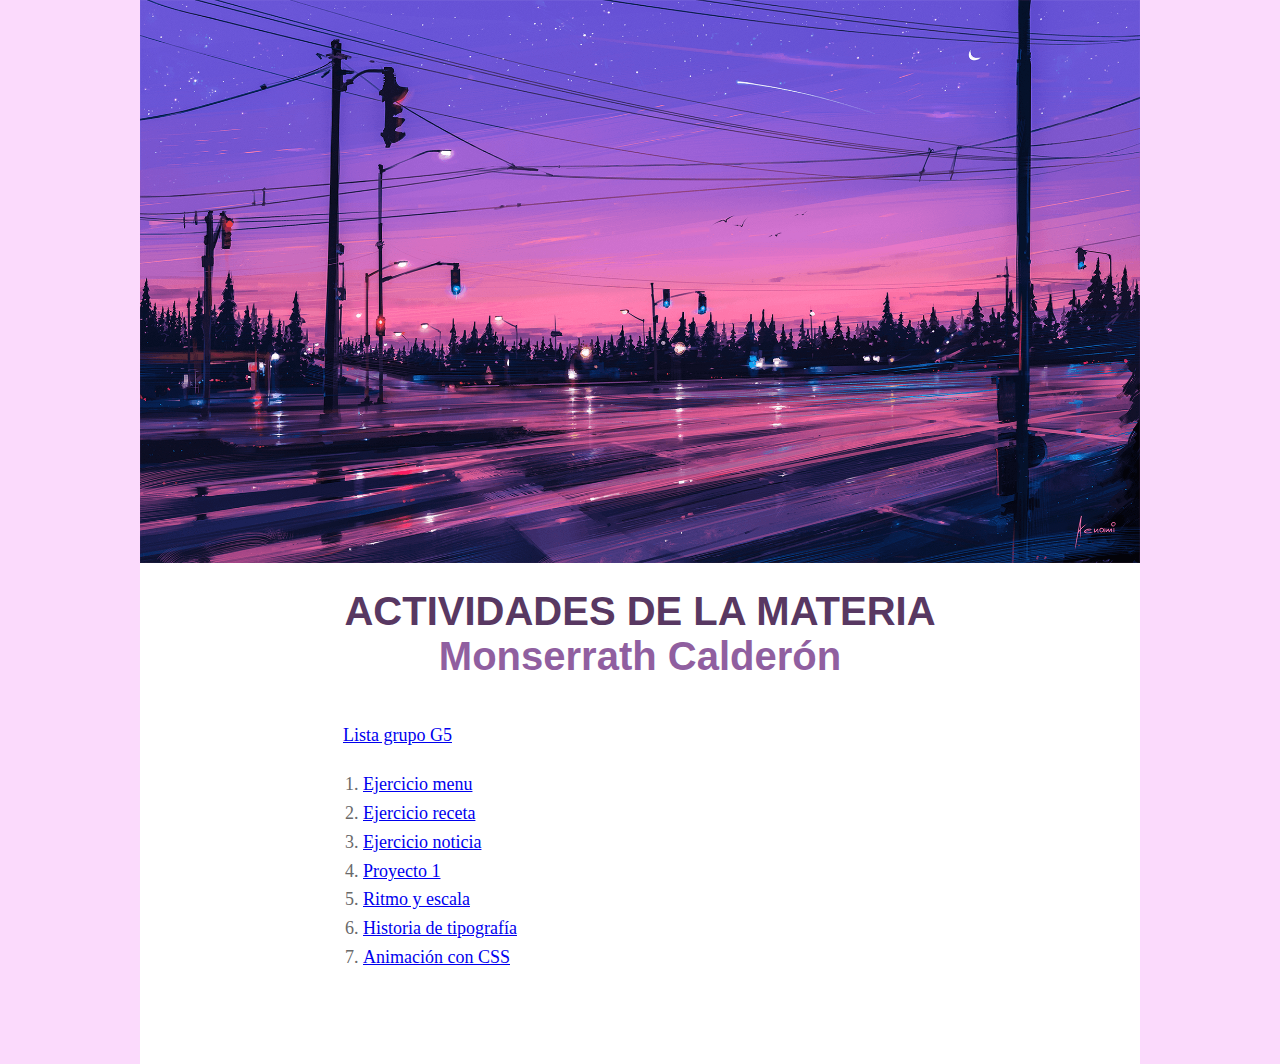
<file: index.html>
<!doctype html>
<html>
  <head>
    <meta charset="utf-8">
    <title>Monserrath_Calderon</title>

    <link rel="stylesheet" href="style.css">
    
  </head>
  <body>
    <div class="container">
      <img src="LBG.webp" width="100%">
      <br>
      <br>
      <h1>ACTIVIDADES DE LA MATERIA</h1>
      <h3> Monserrath Calderón</h3>
      <br>
      <br>
      <p><a href="grupo.html">Lista grupo G5</a></p>
      <br>
      <ol class="list">
        <li><a href="MENU/orangecafe.html">Ejercicio menu</a></li> 
        <li><a href="RECETA/EjercicioReceta.html">Ejercicio receta</a></li>
        <li><a href="ARTICULO/articuloACNH.html">Ejercicio noticia</a></li>
        <li><a href="Proyecto1P/bikas.html">Proyecto 1</a></li>
        <li><a href="ARTICULO v2/articuloACNH.html">Ritmo y escala</a></li>
        <li><a href="Historia/Historia tipografia.html">Historia de tipografía</a></li>
        <li><a href="AnimCSS/AnimCSS.html">Animación con CSS</a></li>
      </ol>
      <br>
      <br>
    </div>
  </body>
</html>
</file>
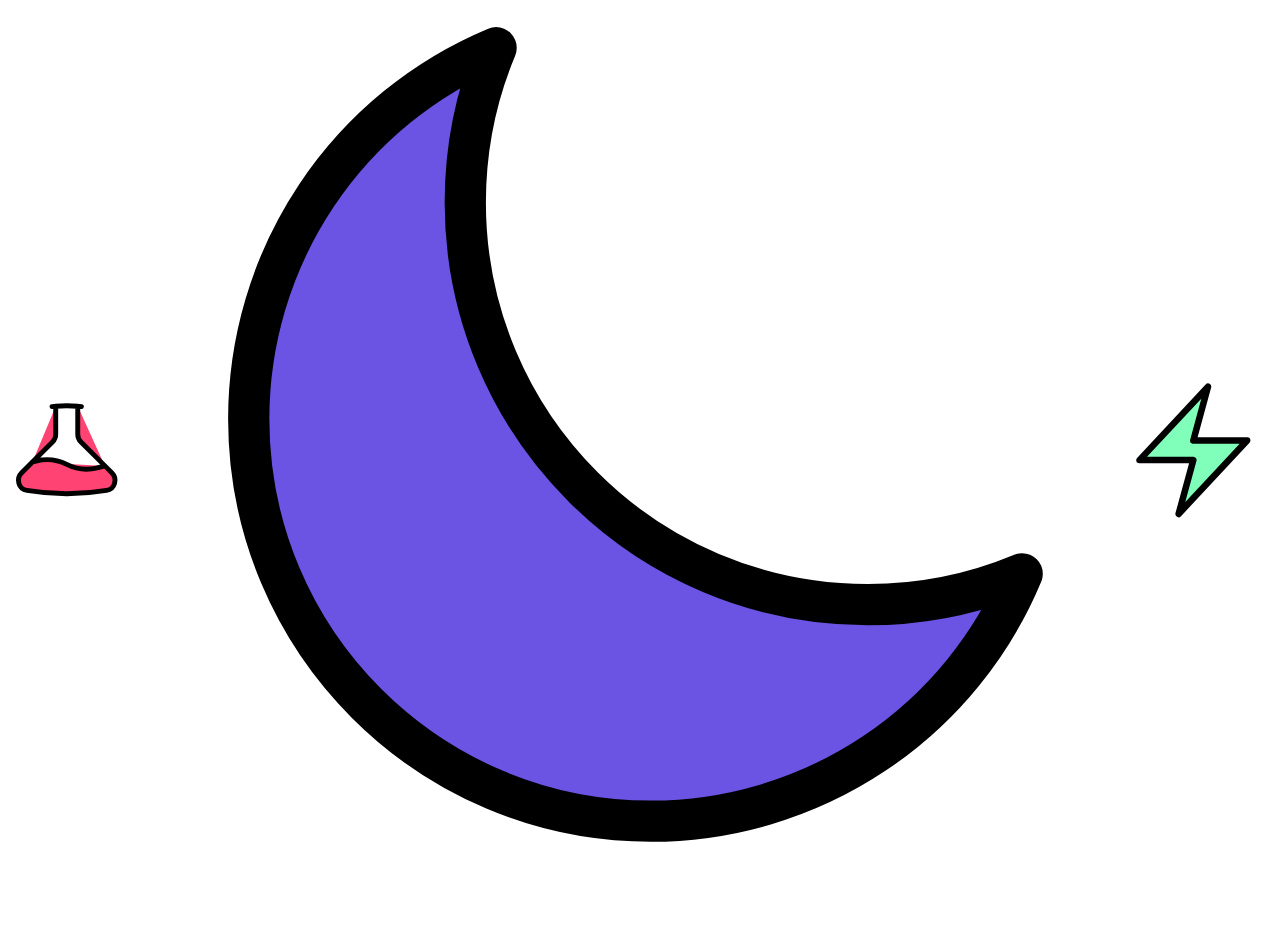
<file: AnimCSS/AnimCSS.html>
<!DOCTYPE html>
<html lang="en">
    <head>
        <meta charset="UTF-8">
        <meta name="viewport" content="width=device-width, initial-scale=1.0">
        <title> Animacion CSS</title>
        <link rel="stylesheet" href="style.css">
    </head>
    <body>

        <div class="container">

             <!-- Este es el 1ero-->
            
             <svg xmlns="http://www.w3.org/2000/svg"  viewBox="0 0 24 24"  id="ciencia">
                <path stroke-linecap="round" stroke-linejoin="round" d="M9.75 3.104v5.714a2.25 2.25 0 01-.659 1.591L5 14.5M9.75 3.104c-.251.023-.501.05-.75.082m.75-.082a24.301 24.301 0 014.5 0m0 0v5.714c0 .597.237 1.17.659 1.591L19.8 15.3M14.25 3.104c.251.023.501.05.75.082M19.8 15.3l-1.57.393A9.065 9.065 0 0112 15a9.065 9.065 0 00-6.23-.693L5 14.5m14.8.8l1.402 1.402c1.232 1.232.65 3.318-1.067 3.611A48.309 48.309 0 0112 21c-2.773 0-5.491-.235-8.135-.687-1.718-.293-2.3-2.379-1.067-3.61L5 14.5" />
              </svg>
              

                 <!-- Este es el 2do-->

                 <svg xmlns="http://www.w3.org/2000/svg"  viewBox="0 0 24 24"  id="luna">
                    <path stroke-linecap="round" stroke-linejoin="round" d="M21.752 15.002A9.718 9.718 0 0118 15.75c-5.385 0-9.75-4.365-9.75-9.75 0-1.33.266-2.597.748-3.752A9.753 9.753 0 003 11.25C3 16.635 7.365 21 12.75 21a9.753 9.753 0 009.002-5.998z" />
                  </svg>
                  
          
                 <!-- Este es el 3ero-->

                 <svg xmlns="http://www.w3.org/2000/svg"  viewBox="0 0 24 24"  id="franki">
                    <path stroke-linecap="round" stroke-linejoin="round" d="M3.75 13.5l10.5-11.25L12 10.5h8.25L9.75 21.75 12 13.5H3.75z" />
                  </svg>
                  
        </div>
    </body>
</html>
</file>
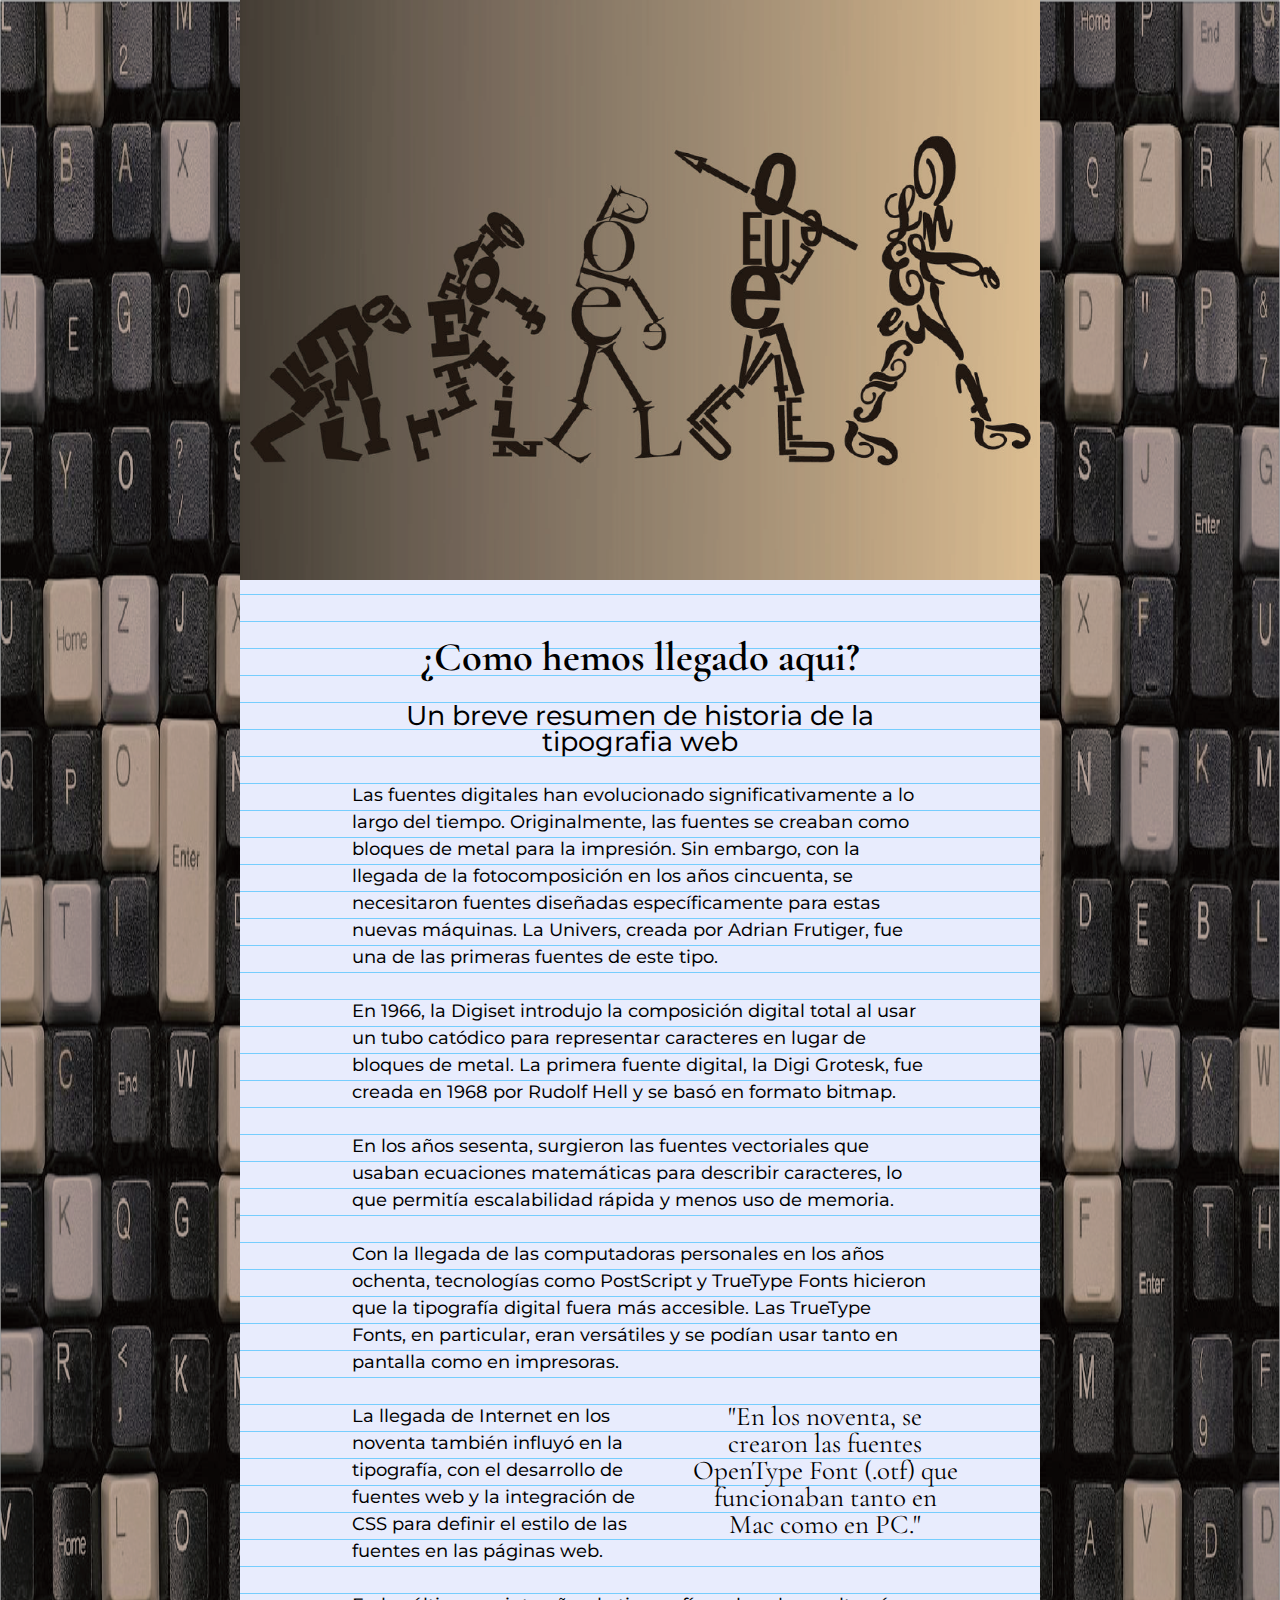
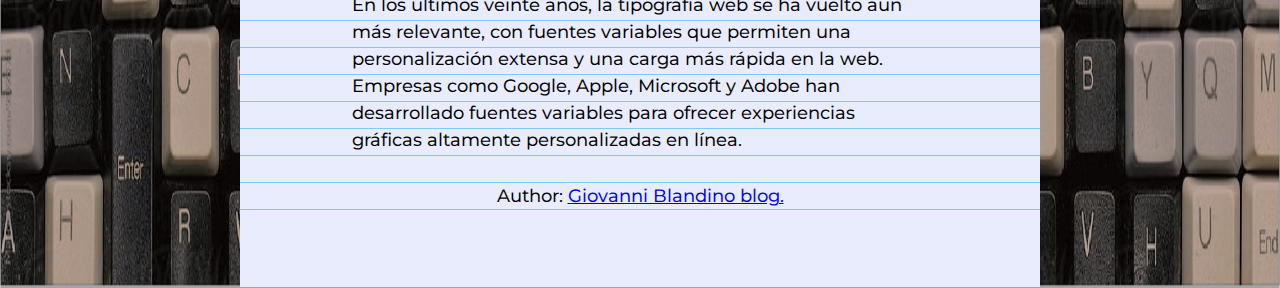
<file: Historia/Historia tipografia.html>
<html>
    <head>
        <meta charset="utf-8">
        <title>
            A5  Articulo 
        </title>
        <link rel="preconnect" href="https://fonts.googleapis.com">
        <link rel="preconnect" href="https://fonts.gstatic.com" crossorigin>
        <link href="https://fonts.googleapis.com/css2?family=Cormorant+Garamond:wght@300&family=Montserrat:wght@300;400&family=Underdog&display=swap" rel="stylesheet">

        <link rel="preconnect" href="https://fonts.googleapis.com">
        <link rel="preconnect" href="https://fonts.gstatic.com" crossorigin>
        <link href="https://fonts.googleapis.com/css2?family=Cormorant+Garamond:wght@300&family=Montserrat:wght@300&family=Underdog&display=swap" rel="stylesheet">

        <style>

            * {	
	            line-height: 1.5;  
	            margin-bottom: 1.5;
                margin-top: 0;
            }
            body{
                text-align:center;
                font-family:'Gill Sans', 'Gill Sans MT', Calibri,;
                font-size: 18px;
                color: rgb(0, 0, 0);
                background-color: rgb(131, 190, 232);
                background-image: url('image.png');
                margin: 0px;
                background-size: 100% 100%;
            }

            .container{
                margin: 0px auto;
                width: 800px;
                background-color: rgb(232, 236, 253);
            }

            h1{
                font-family:'Cormorant Garamond', sans-serif;
                font-weight: 650;
                font-kerning: normal;
                line-height: 40.5px;
                margin-bottom: 25px;
                margin-top: 56px;
                font-size: 40.5px;
                font-style: normal;
            }

            h2{
                font-family:'Montserrat', sans-serif;
                font-weight: 450;
                font-kerning: normal;
                margin: 0px auto;
                margin-bottom: 0px;
                margin-top: 10px;
                font-size: 27px;
                font-style: normal;
                max-width: 20em;
                line-height: 26px;
              
            }

            p{
                font-family:'Montserrat', sans-serif;
                font-weight: 450;
                font-kerning: normal;
                line-height: 27px;
                margin-bottom: 23px;
                margin-top: 0px;
                font-size: 18px;
                font-style: normal;
                font-size: 18px;
                -webkit-hyphens: auto;
                -ms-hyphens: auto;
                hyphens: auto;
            }

            p + p{
                text-indent: 1em;
            }
            article p{
                max-width: 32em;
                text-align: justify;
                text-align: left;
                margin: 0px auto;

            }
            .grid{
                background-image: linear-gradient(to bottom, hsla(200, 100%, 59%, 0.61) 1px, transparent 1px);
                background-repeat: repeat;
                background-position: left top;
                background-size: 100% 27px;
            }
            
            .big-quote {
                    font-family: 'Cormorant Garamond', sans-serif;
                    font-weight: 400;
                    font-style: normal;
                    font-size: 27px;
                    margin-top: auto;
                    float: right;
                    max-width: 10em;
                    margin-right: 80px;
                    line-height: 1;
                   
            }
            blockquote p{
                text-indent: -0.5em;
            }
          
        </style>
    </head>
    <body>
    <div class = container>
        <div class = "grid">
        <img src="chacha.png" width="100%" >
        <h1>¿Como hemos llegado aqui?</h1>
        
        <h2>Un breve resumen de  historia de la tipografia web</h2>
        <br>
        <article>

        <p>Las fuentes digitales han evolucionado significativamente a lo largo del tiempo. Originalmente, las fuentes se creaban como bloques de metal para la impresión. Sin embargo, con la llegada de la fotocomposición en los años cincuenta, se necesitaron fuentes diseñadas específicamente para estas nuevas máquinas. La Univers, creada por Adrian Frutiger, fue una de las primeras fuentes de este tipo.</p>
        <br>
       
        <p>En 1966, la Digiset introdujo la composición digital total al usar un tubo catódico para representar caracteres en lugar de bloques de metal. La primera fuente digital, la Digi Grotesk, fue creada en 1968 por Rudolf Hell y se basó en formato bitmap.</p>
        <br>
        <p>En los años sesenta, surgieron las fuentes vectoriales que usaban ecuaciones matemáticas para describir caracteres, lo que permitía escalabilidad rápida y menos uso de memoria.</p>
        <br>
        <P>Con la llegada de las computadoras personales en los años ochenta, tecnologías como PostScript y TrueType Fonts hicieron que la tipografía digital fuera más accesible. Las TrueType Fonts, en particular, eran versátiles y se podían usar tanto en pantalla como en impresoras.</P>
        <br>
        <blockquote class="big-quote">"En los noventa, se crearon las fuentes OpenType Font (.otf) que funcionaban tanto en Mac como en PC."</blockquote>
        
        <p>La llegada de Internet en los noventa también influyó en la tipografía, con el desarrollo de fuentes web y la integración de CSS para definir el estilo de las fuentes en las páginas web.</p>
        <br>
     
        <p>En los últimos veinte años, la tipografía web se ha vuelto aún más relevante, con fuentes variables que permiten una personalización extensa y una carga más rápida en la web. Empresas como Google, Apple, Microsoft y Adobe han desarrollado fuentes variables para ofrecer experiencias gráficas altamente personalizadas en línea.</p>
        <br>
    </article>
    <footer>
        <p>
            Author: <a href=https://www.pixartprinting.es/blog/surgieron-fuentes-digitales/> Giovanni Blandino blog.</a>
        </p>
    </div>
    </footer>
    <br>
    <br>
    </div>
    </body>
</html>
</file>
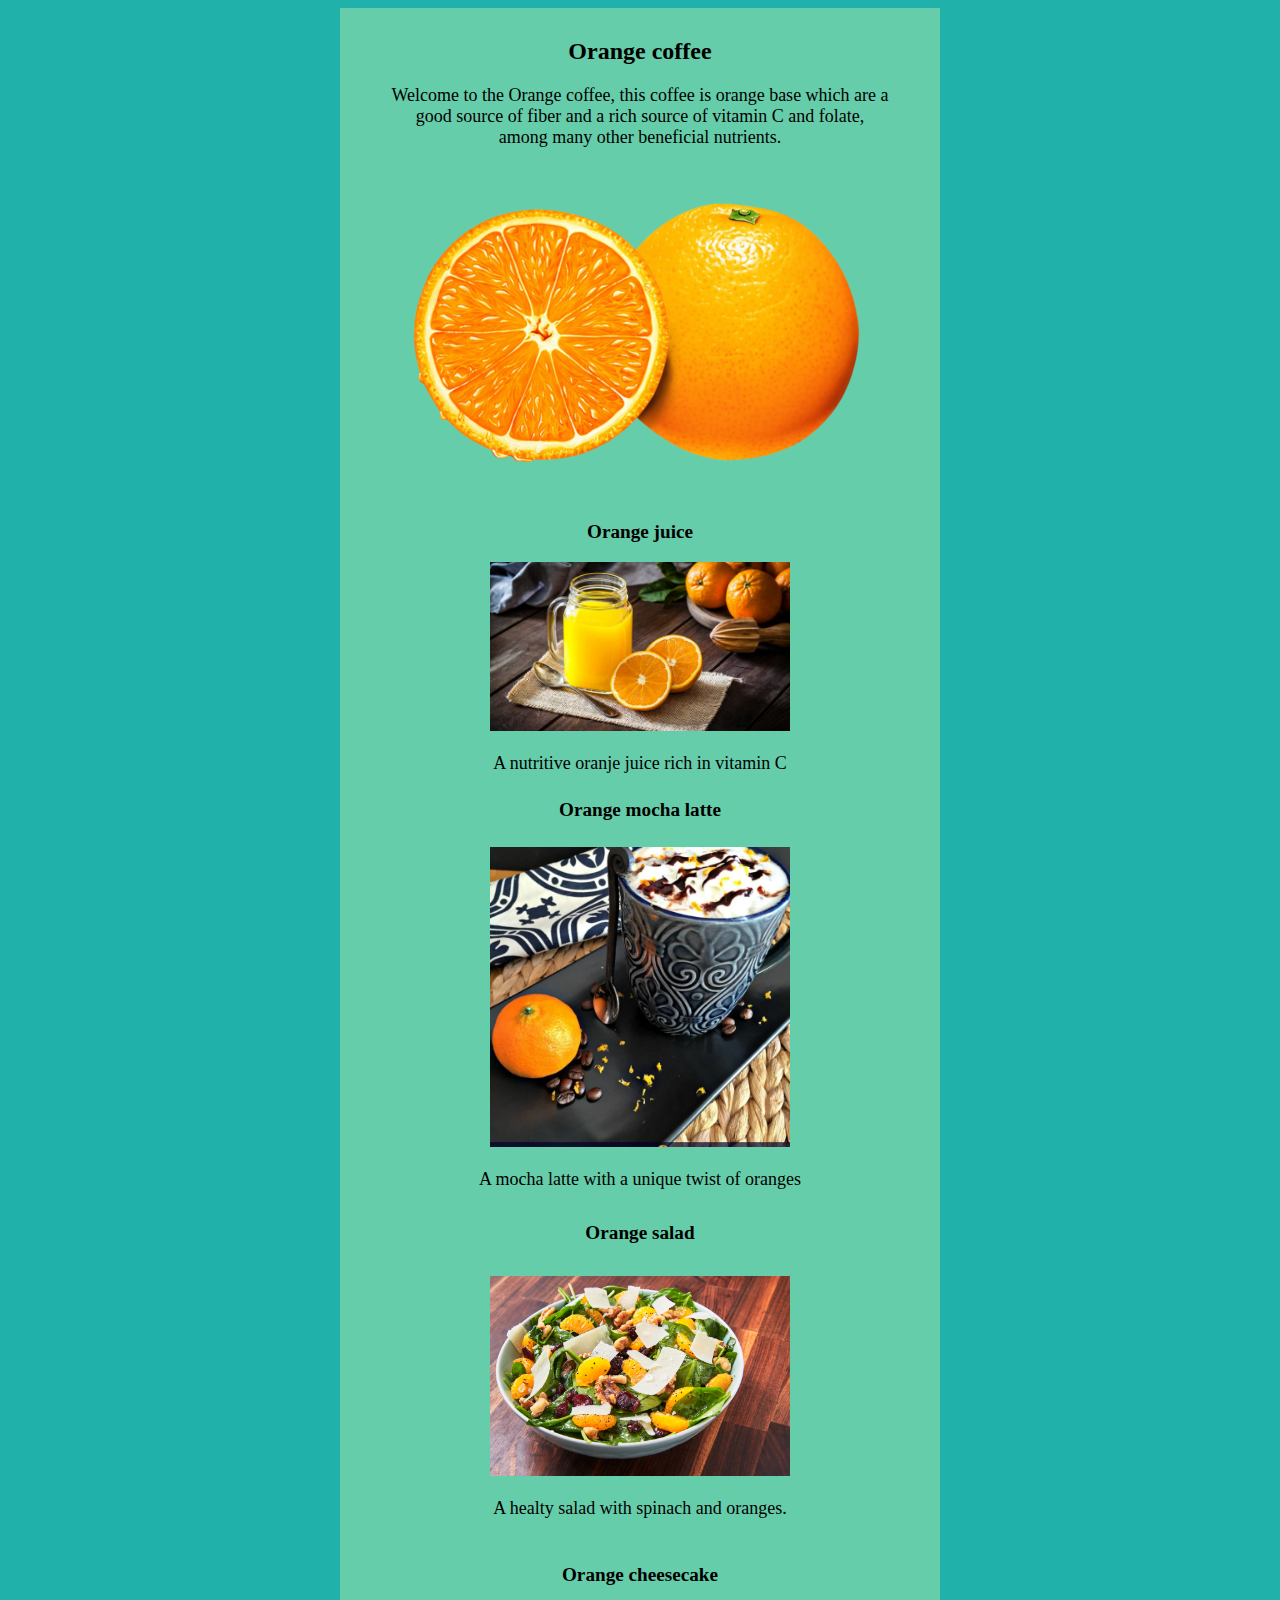
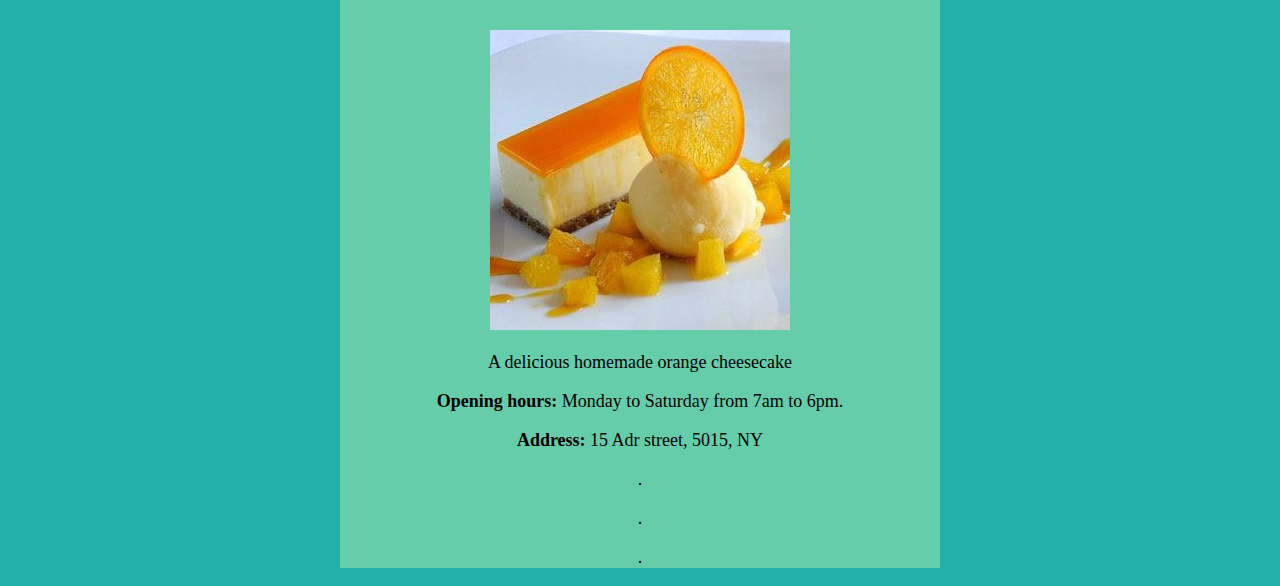
<file: MENU/base-ejercicios.html>
<!doctype html>
<html>
  <head>
    <meta charset="utf-8">
    <title>cafe de naranja</title>
    <style>
        body{
            text-align: center;
            background-color: rgb(32, 178, 170);
        }
        .container{
            margin: 0px auto;
            padding-top: 10px;
            padding-left: 50px;
            padding-right: 50px;
            text-align: center;
            background-color: rgb(102, 205, 170);
            width: 500px;
        }
        h3{
          font-size: larger;
        }
        h4{
          font-size: larger;
        }
        h5{
          font-size: larger;
        }
        h6{
          font-size: larger;
        }
        p{
          font-size: large;
        }

    </style>
  </head>
  <body>
    <div class="container">
      <h2>Orange coffee</h2>
      <p>Welcome to the Orange coffee, this coffee is orange base which are a good source of fiber and a rich source of vitamin C and folate, among many other beneficial nutrients.</p>
      <img src="orange.png" style="width:100%;max-width:500px">
      <h3>Orange juice</h3>
      <img src="ojuice.jpeg" style="width:100%;max-width:300px">
      <p>A nutritive oranje juice rich in vitamin C</p>
      <h4>Orange mocha latte</h4>
      <img src="OrangeMocha.webp" style="width:100%;max-width:300px">
      <p>A mocha latte with a unique twist of oranges</p>
      <h5>Orange salad</h5> 
      <img src="orangesalad.png" style="width:100%;max-width:300px">
      <p>A healty salad with spinach and oranges.</p>   
      <h6>Orange cheesecake</h6> 
      <img src="orangecake.jpeg" style="width:100%;max-width:300px">
      <p>A delicious homemade orange cheesecake</p>   
      <p><strong>Opening hours:</strong> Monday to Saturday from 7am to 6pm.</p>
      <p><strong>Address:</strong> 15 Adr street, 5015, NY</p>
      <p>.</p> 
      <p>.</p> 
      <p>.</p> 
    </div>
    </div>
  </body>
</html>
</file>
<file: style.css>
body{
    text-align: center;
    background-color: #fbdafc;
    margin: 0px;
    /*background-image: url("imagen.jpg");*/
}
.container{
    margin: 0px auto;
    padding-top: 0px;
    padding-left: 0px;
    padding-right: 0px;
    padding-bottom: 50px;
    text-align: center;
    background-color: white;
    width: 1000px;
    color:dimgray;
    font-family: Georgia, 'Times New Roman', Times, serif;
    font-size: 18px;

}
h1 {
  font-family: 'Open Sans', arial, sans-serif;
  color:rgb(88, 56, 98);
  font-size: 40px;
  margin: 0px;
}
h2 {
    font-family: Georgia, 'Times New Roman', Times, serif;
  color:dimgray;
  font-size: 18px;
  font-weight: 700;
  margin: 0px;
}
h3{
  font-family: 'Open Sans', arial, sans-serif;
  color:rgb(144, 95, 160);
  font-size: 40px;
  margin: 0px;
}
p {
  margin: 0px auto;
  font-family: Georgia, 'Times New Roman', Times, serif;
  font-size: 18px;
  line-height: 1.6;
  max-width: 33em;
  text-align: left;
}
.list {
  margin: 0px auto;
  font-family: Georgia, 'Times New Roman', Times, serif;
  font-size: 18px;
  line-height: 1.6;
  max-width: 33em;
  text-align: left;

}
</file>
<file: AnimCSS/style.css>
@keyframes relleno {
    0%   {fill:red; left:0px; top:0px;}
  25%  {fill:yellow; left:50px; top:-50px;}
  50%  {fill:blue; left:100px; top:0px;}
  75%  {fill:green; left:150px; top:-50px;}
  100% {fill:red; left:200px; top:0px;}
  }
  
  @keyframes rotacion{
    from {transform: rotate(0deg);}
    to {transform: rotate(360deg);}
  }

  @keyframes size{
    from{width: 30px;}
    to{width: 300px;}
  }

body{
    text-align: center;
    margin-top: 0px;
}

.container{
    height: 100vh;
    display: flex;
    justify-content: center;
    align-items: center;
}

#ciencia{
    width: 150px;
    fill: #FF4473;
    stroke: black;
    stroke-width: 1px;
    animation-name: relleno;
    animation-duration: 1s;
    animation-timing-function: linear;
    animation-delay: .5s;
    animation-iteration-count: infinite;
    animation-direction: alternate;
    position: relative;
}

#franki{
    fill: rgb(127, 255, 185);
    stroke: black;
    stroke-width: 1px;
    width: 200px;
    animation: rotacion 3s linear .5s infinite forwards;
}

#luna{
    fill: rgb(107, 83, 227);
    stroke: black;
    stroke-width: 1px;
    animation: size 3s linear .7s infinite forwards;
}
</file>
